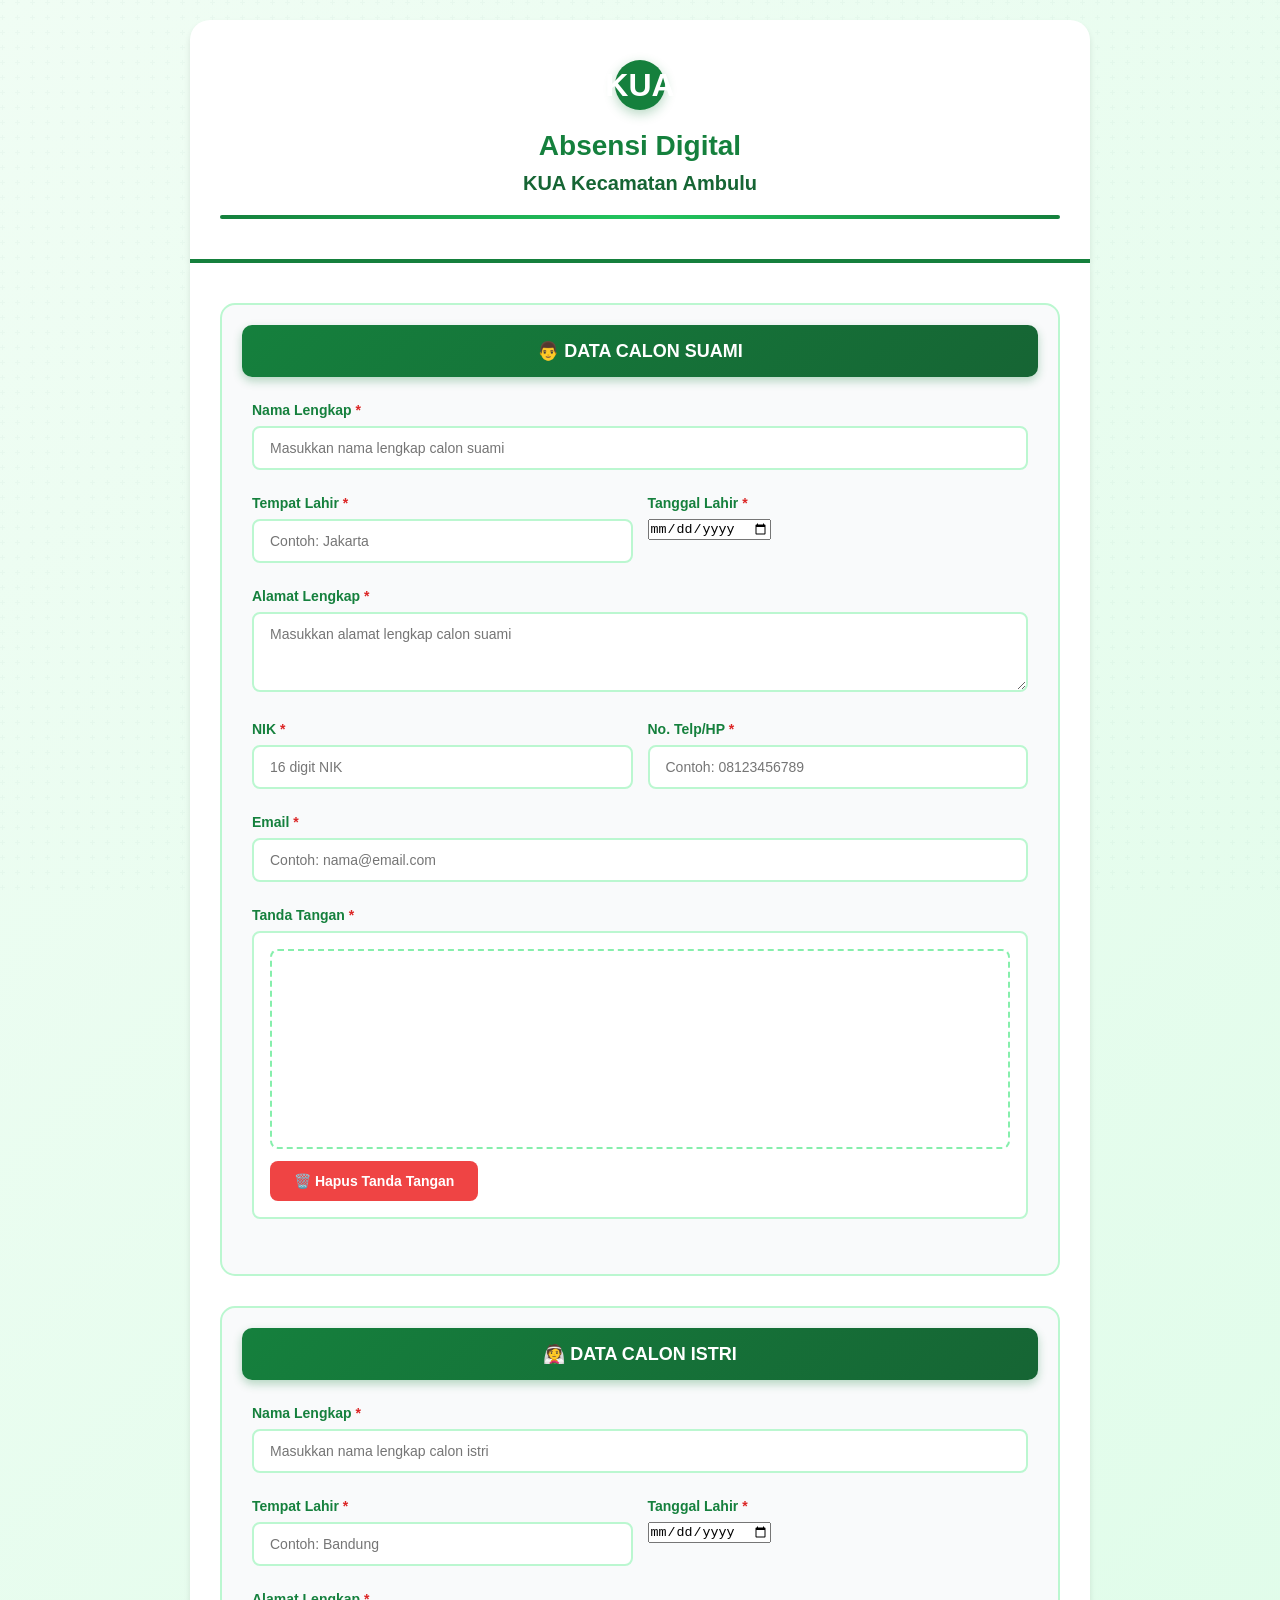
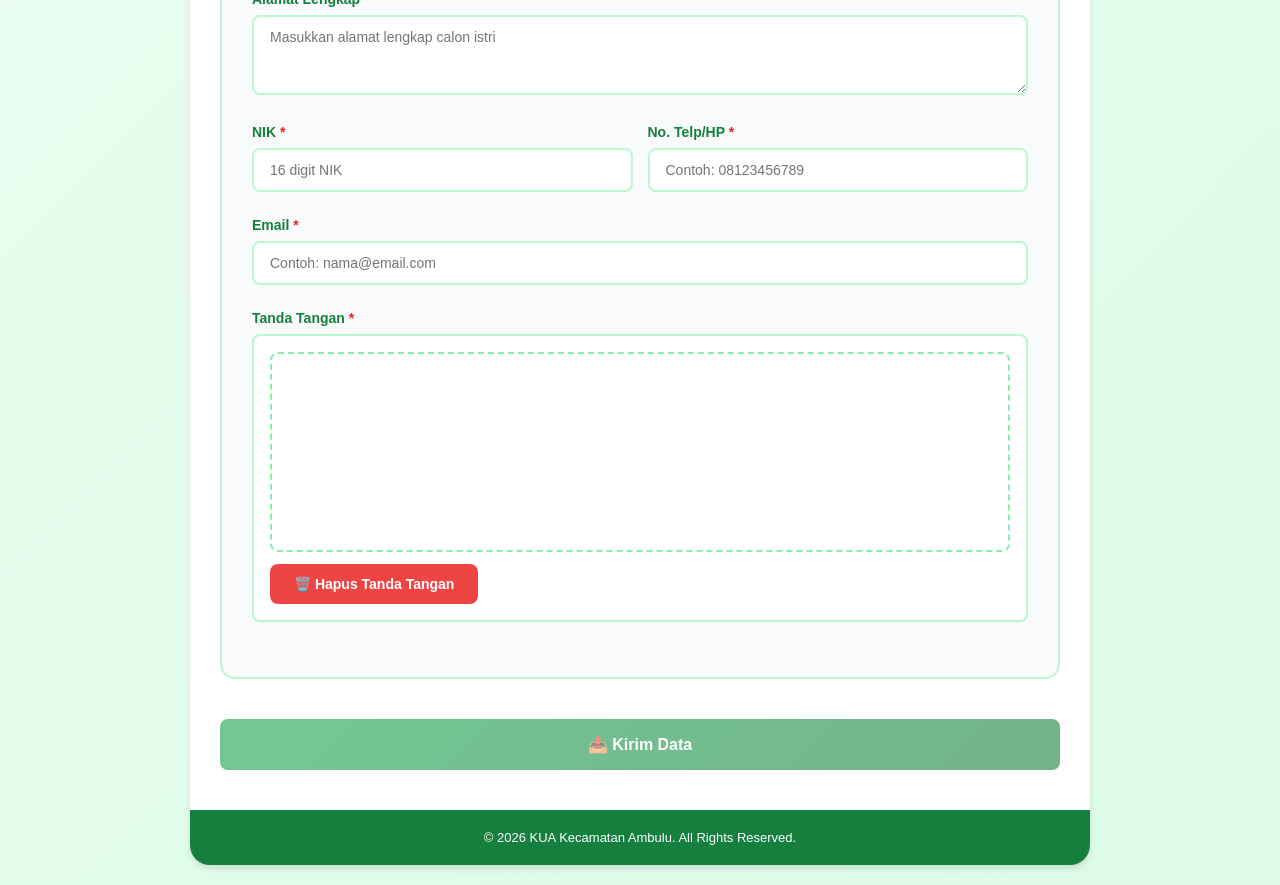
<file: Index.html>
<!DOCTYPE html>
<html lang="id">
<head>
  <meta charset="UTF-8">
  <meta name="viewport" content="width=device-width, initial-scale=1.0">
  <meta name="description" content="Absensi Digital KUA Kecamatan Ambulu - Bimbingan Perkawinan Calon Pengantin">
  <meta name="keywords" content="KUA Ambulu, Bimbingan Perkawinan, Absensi Digital">
  <title>Absensi Digital KUA Ambulu</title>
  <link rel="icon" type="image/png" href="https://kuaambulu.github.io/SIKEN9/asset/logo.png">
  <link rel="stylesheet" href="css/style.css">
</head>
<body>
  <div class="container">
    <!-- Header -->
    <div class="header">
      <div class="logo">KUA</div>
      <h1>Absensi Digital</h1>
      <h2>KUA Kecamatan Ambulu</h2>
      <div class="divider"></div>
    </div>

    <!-- Form -->
    <div class="form-container">
      <div class="success-message" id="successMessage">
        Data berhasil disimpan! Terima kasih atas partisipasinya.
      </div>

      <form id="absensiForm">
        <!-- DATA CALON SUAMI -->
        <div class="couple-section">
          <div class="section-title">👨 DATA CALON SUAMI</div>
          
          <div class="form-group">
            <label>Nama Lengkap <span class="required">*</span></label>
            <input type="text" id="suami_namaLengkap" placeholder="Masukkan nama lengkap calon suami" required>
          </div>

          <div class="form-row">
            <div class="form-group">
              <label>Tempat Lahir <span class="required">*</span></label>
              <input type="text" id="suami_tempatLahir" placeholder="Contoh: Jakarta" required>
            </div>

            <div class="form-group">
              <label>Tanggal Lahir <span class="required">*</span></label>
              <input type="date" id="suami_tanggalLahir" required>
            </div>
          </div>

          <div class="form-group">
            <label>Alamat Lengkap <span class="required">*</span></label>
            <textarea id="suami_alamatLengkap" placeholder="Masukkan alamat lengkap calon suami" required></textarea>
          </div>

          <div class="form-row">
            <div class="form-group">
              <label>NIK <span class="required">*</span></label>
              <input type="text" id="suami_nik" placeholder="16 digit NIK" maxlength="16" pattern="[0-9]{16}" inputmode="numeric" required>
            </div>

            <div class="form-group">
              <label>No. Telp/HP <span class="required">*</span></label>
              <input type="tel" id="suami_noTelp" placeholder="Contoh: 08123456789" pattern="[0-9]{10,13}" inputmode="numeric" required>
            </div>
          </div>

          <div class="form-group">
            <label>Email <span class="required">*</span></label>
            <input type="email" id="suami_email" placeholder="Contoh: nama@email.com" required>
          </div>

          <div class="form-group">
            <label>Tanda Tangan <span class="required">*</span></label>
            <div class="signature-container">
              <canvas id="suamiSignatureCanvas"></canvas>
              <button type="button" class="btn btn-clear" onclick="clearSignature('suami')">
                🗑️ Hapus Tanda Tangan
              </button>
            </div>
          </div>
        </div>

        <!-- DATA CALON ISTRI -->
        <div class="couple-section">
          <div class="section-title">👰 DATA CALON ISTRI</div>
          
          <div class="form-group">
            <label>Nama Lengkap <span class="required">*</span></label>
            <input type="text" id="istri_namaLengkap" placeholder="Masukkan nama lengkap calon istri" required>
          </div>

          <div class="form-row">
            <div class="form-group">
              <label>Tempat Lahir <span class="required">*</span></label>
              <input type="text" id="istri_tempatLahir" placeholder="Contoh: Bandung" required>
            </div>

            <div class="form-group">
              <label>Tanggal Lahir <span class="required">*</span></label>
              <input type="date" id="istri_tanggalLahir" required>
            </div>
          </div>

          <div class="form-group">
            <label>Alamat Lengkap <span class="required">*</span></label>
            <textarea id="istri_alamatLengkap" placeholder="Masukkan alamat lengkap calon istri" required></textarea>
          </div>

          <div class="form-row">
            <div class="form-group">
              <label>NIK <span class="required">*</span></label>
              <input type="text" id="istri_nik" placeholder="16 digit NIK" maxlength="16" pattern="[0-9]{16}" inputmode="numeric" required>
            </div>

            <div class="form-group">
              <label>No. Telp/HP <span class="required">*</span></label>
              <input type="tel" id="istri_noTelp" placeholder="Contoh: 08123456789" pattern="[0-9]{10,13}" inputmode="numeric" required>
            </div>
          </div>

          <div class="form-group">
            <label>Email <span class="required">*</span></label>
            <input type="email" id="istri_email" placeholder="Contoh: nama@email.com" required>
          </div>

          <div class="form-group">
            <label>Tanda Tangan <span class="required">*</span></label>
            <div class="signature-container">
              <canvas id="istriSignatureCanvas"></canvas>
              <button type="button" class="btn btn-clear" onclick="clearSignature('istri')">
                🗑️ Hapus Tanda Tangan
              </button>
            </div>
          </div>
        </div>

        <!-- Submit Button -->
        <button type="submit" class="btn btn-submit" id="submitBtn" disabled>
          📤 Kirim Data
        </button>
      </form>

      <div class="loading" id="loading">
        Mengirim data, mohon tunggu...
      </div>
    </div>

    <!-- Footer -->
    <div class="footer">
      <p>© <span id="year"></span> KUA Kecamatan Ambulu. All Rights Reserved.</p>
    </div>
  </div>

  <!-- External Scripts -->
  <script src="js/config.js"></script>
  <script src="js/signature.js"></script>
  <script src="js/validation.js"></script>
  <script src="js/app.js"></script>
</body>
</html>
</file>
<file: css/style.css>
/* ============================================
   ABSENSI DIGITAL KUA AMBULU - STYLESHEET
   ============================================ */

/* Reset & Base Styles */
* {
  margin: 0;
  padding: 0;
  box-sizing: border-box;
}

body {
  font-family: 'Segoe UI', Tahoma, Geneva, Verdana, sans-serif;
  background: linear-gradient(135deg, #f0fdf4 0%, #dcfce7 100%);
  min-height: 100vh;
  padding: 20px;
  position: relative;
  /* Paksa warna body agar tidak ikut dark mode sistem */
  color-scheme: light;
  color: #111827;
  background-color: #f0fdf4;
}

/* Batik Pattern Background */
body::before {
  content: '';
  position: fixed;
  top: 0;
  left: 0;
  right: 0;
  bottom: 0;
  background-image: url("data:image/svg+xml,%3Csvg width='60' height='60' viewBox='0 0 60 60' xmlns='http://www.w3.org/2000/svg'%3E%3Cg fill='none' fill-rule='evenodd'%3E%3Cg fill='%23065f46' fill-opacity='0.05'%3E%3Cpath d='M36 34v-4h-2v4h-4v2h4v4h2v-4h4v-2h-4zm0-30V0h-2v4h-4v2h4v4h2V6h4V4h-4zM6 34v-4H4v4H0v2h4v4h2v-4h4v-2H6zM6 4V0H4v4H0v2h4v4h2V6h4V4H6z'/%3E%3C/g%3E%3C/g%3E%3C/svg%3E");
  background-size: 30px 30px;
  opacity: 0.5;
  pointer-events: none;
  z-index: 0;
}

/* Container */
.container {
  max-width: 900px;
  margin: 0 auto;
  position: relative;
  z-index: 1;
}

/* Header */
.header {
  background: white;
  border-radius: 20px 20px 0 0;
  padding: 40px 30px;
  text-align: center;
  box-shadow: 0 4px 6px rgba(0, 0, 0, 0.1);
  border-bottom: 4px solid #15803d;
  color-scheme: light;
}

.logo-image {
  width: 70px;
  height: 70px;
  margin: 0 auto 20px;
  display: block;
  object-fit: contain;
  filter: drop-shadow(0 4px 12px rgba(21, 128, 61, 0.3));
}

/* Fallback for old logo div */
.logo {
  width: 50px;
  height: 50px;
  background: #15803d;
  border-radius: 50%;
  margin: 0 auto 20px;
  display: flex;
  align-items: center;
  justify-content: center;
  color: white;
  font-size: 32px;
  font-weight: bold;
  box-shadow: 0 4px 12px rgba(21, 128, 61, 0.3);
}

.header h1 {
  color: #15803d;
  font-size: 28px;
  margin-bottom: 10px;
}

.header h2 {
  color: #166534;
  font-size: 20px;
  font-weight: 600;
}

.divider {
  height: 4px;
  background: linear-gradient(90deg, #15803d 0%, #22c55e 50%, #15803d 100%);
  border-radius: 2px;
  margin-top: 20px;
}

/* Form Container */
.form-container {
  background: white;
  padding: 40px 30px;
  box-shadow: 0 4px 6px rgba(0, 0, 0, 0.1);
  color-scheme: light;
  color: #111827;
}

.section-title {
  background: linear-gradient(135deg, #15803d 0%, #166534 100%);
  color: white;
  padding: 15px 20px;
  margin: -10px -10px 25px -10px;
  border-radius: 10px;
  font-size: 18px;
  font-weight: bold;
  text-align: center;
  box-shadow: 0 4px 10px rgba(21, 128, 61, 0.3);
}

.couple-section {
  background: #f9fafb;
  padding: 30px;
  border-radius: 15px;
  margin-bottom: 30px;
  border: 2px solid #bbf7d0;
  color-scheme: light;
}

/* Form Elements */
.form-group {
  margin-bottom: 25px;
}

.form-row {
  display: grid;
  grid-template-columns: 1fr 1fr;
  gap: 15px;
}

label {
  display: block;
  color: #15803d;
  font-weight: 600;
  margin-bottom: 8px;
  font-size: 14px;
}

.required {
  color: #dc2626;
}

input[type="text"],
input[type="tel"],
input[type="email"],
textarea {
  width: 100%;
  padding: 12px 16px;
  border: 2px solid #bbf7d0;
  border-radius: 8px;
  font-size: 14px;
  transition: all 0.3s;
  font-family: inherit;
  background: #ffffff;
  color: #111827;
  color-scheme: light;
}

input[type="text"]:focus,
input[type="tel"]:focus,
input[type="email"]:focus,
textarea:focus {
  outline: none;
  border-color: #22c55e;
  box-shadow: 0 0 0 3px rgba(34, 197, 94, 0.1);
}

/* Error state */
input.error,
textarea.error,
canvas.error {
  border-color: #ef4444 !important;
  box-shadow: 0 0 0 3px rgba(239, 68, 68, 0.1) !important;
}

textarea {
  resize: vertical;
  min-height: 80px;
}

/* ============================================
   CUSTOM DATE PICKER DISPLAY
   ============================================ */
.date-display {
  width: 100%;
  padding: 12px 16px;
  border: 2px solid #bbf7d0;
  border-radius: 8px;
  font-size: 14px;
  background: #ffffff;
  color: #9ca3af;
  cursor: pointer;
  display: flex;
  align-items: center;
  justify-content: space-between;
  transition: all 0.3s;
  user-select: none;
  min-height: 46px;
  color-scheme: light;
}

.date-display:hover,
.date-display:focus {
  border-color: #22c55e;
  box-shadow: 0 0 0 3px rgba(34, 197, 94, 0.1);
  outline: none;
}

.date-display .date-display-text {
  flex: 1;
}

.date-display .date-display-icon {
  font-size: 16px;
  margin-left: 8px;
}

.date-display.has-value {
  color: #111827;
}

/* ============================================
   SIGNATURE CANVAS - PUTIH, ANTI DARK MODE
   ============================================ */
.signature-container {
  border: 2px solid #bbf7d0;
  border-radius: 8px;
  padding: 16px;
  background: white;
  color-scheme: light;
}

.signature-hint {
  font-size: 12px;
  color: #6b7280;
  margin-bottom: 8px;
  text-align: center;
  font-style: italic;
}

canvas {
  width: 100%;
  height: 200px;
  border: 2px dashed #86efac;
  border-radius: 8px;
  /* PAKSA background putih - tidak ikut dark mode */
  background: #ffffff !important;
  background-color: #ffffff !important;
  cursor: crosshair;
  touch-action: none;
  display: block;
  /* Cegah dark mode mengubah warna canvas */
  color-scheme: light;
  forced-color-adjust: none;
}

/* Buttons */
.btn {
  padding: 12px 24px;
  border: none;
  border-radius: 8px;
  font-size: 14px;
  font-weight: 600;
  cursor: pointer;
  transition: all 0.3s;
  display: inline-flex;
  align-items: center;
  gap: 8px;
}

.btn-clear {
  background: #ef4444;
  color: white;
  margin-top: 12px;
}

.btn-clear:hover {
  background: #dc2626;
  transform: translateY(-1px);
}

.btn-submit {
  width: 100%;
  background: linear-gradient(135deg, #16a34a 0%, #15803d 100%);
  color: white;
  padding: 16px;
  font-size: 16px;
  margin-top: 10px;
  justify-content: center;
}

.btn-submit:hover:not(:disabled) {
  transform: translateY(-2px);
  box-shadow: 0 6px 20px rgba(22, 163, 74, 0.4);
}

.btn-submit:disabled {
  opacity: 0.6;
  cursor: not-allowed;
}

/* Footer */
.footer {
  background: #15803d;
  padding: 20px 30px;
  text-align: center;
  border-radius: 0 0 20px 20px;
  box-shadow: 0 4px 6px rgba(0, 0, 0, 0.1);
}

.footer p {
  color: white;
  font-size: 13px;
}

/* Loading & Messages */
.loading {
  display: none;
  text-align: center;
  padding: 20px;
  color: #15803d;
  font-weight: 600;
}

.loading.active {
  display: block;
}

.success-message {
  display: none;
  background: #d1fae5;
  border: 2px solid #22c55e;
  color: #15803d;
  padding: 16px;
  border-radius: 8px;
  margin-bottom: 20px;
  font-weight: 600;
}

.success-message.active {
  display: block;
}

/* Responsive Design */
@media (max-width: 768px) {
  .form-row {
    grid-template-columns: 1fr;
  }
  
  .logo-image {
    width: 80px;
    height: 80px;
  }
}

@media (max-width: 640px) {
  .header h1 {
    font-size: 24px;
  }
  
  .header h2 {
    font-size: 18px;
  }
  
  .form-container {
    padding: 30px 20px;
  }
  
  .couple-section {
    padding: 20px;
  }
  
  .logo-image {
    width: 70px;
    height: 70px;
  }
}

/* ============================================
   HALAMAN SUKSES - BUKTI PENDAFTARAN
   ============================================ */

.success-page {
  display: none;
  min-height: 100vh;
  background: linear-gradient(135deg, #f0fdf4 0%, #dcfce7 100%);
  padding: 30px 20px;
  align-items: flex-start;
  justify-content: center;
  color-scheme: light;
  color: #111827;
}

.success-page-inner {
  background: #ffffff;
  width: 100%;
  max-width: 600px;
  border-radius: 16px;
  box-shadow: 0 8px 40px rgba(21, 128, 61, 0.15);
  overflow: hidden;
  color-scheme: light;
  color: #111827;
}

/* --- Kop Surat --- */
.bukti-header {
  background: #ffffff;
  padding: 28px 28px 0 28px;
}

.bukti-kop {
  display: flex;
  align-items: center;
  gap: 16px;
  margin-bottom: 18px;
}

.bukti-logo {
  width: 72px;
  height: 72px;
  object-fit: contain;
  flex-shrink: 0;
}

.bukti-kop-text {
  text-align: left;
}

.bukti-instansi {
  font-size: 11px;
  font-weight: 700;
  color: #374151;
  letter-spacing: 0.04em;
  text-transform: uppercase;
  line-height: 1.4;
}

.bukti-kantor {
  font-size: 15px;
  font-weight: 800;
  color: #15803d;
  line-height: 1.4;
  margin-top: 3px;
}

.bukti-alamat {
  font-size: 11px;
  color: #6b7280;
  margin-top: 2px;
  line-height: 1.4;
}

.bukti-garis-top {
  height: 3px;
  background: linear-gradient(90deg, #15803d 0%, #22c55e 50%, #15803d 100%);
  border-radius: 2px;
  margin-bottom: 14px;
}

.bukti-judul-wrap {
  text-align: center;
  padding-bottom: 20px;
}

.bukti-judul {
  font-size: 17px;
  font-weight: 800;
  color: #111827;
  letter-spacing: 0.08em;
  text-transform: uppercase;
}

.bukti-subjudul {
  font-size: 12px;
  color: #6b7280;
  margin-top: 4px;
  letter-spacing: 0.04em;
}

/* --- Status Sukses --- */
.bukti-status {
  background: linear-gradient(135deg, #15803d 0%, #166534 100%);
  padding: 28px 28px 24px;
  text-align: center;
  color: #ffffff;
}

.bukti-centang {
  width: 60px;
  height: 60px;
  background: rgba(255,255,255,0.2);
  border: 3px solid rgba(255,255,255,0.6);
  border-radius: 50%;
  display: flex;
  align-items: center;
  justify-content: center;
  font-size: 30px;
  font-weight: 900;
  margin: 0 auto 12px;
  line-height: 1;
}

.bukti-status-text {
  font-size: 20px;
  font-weight: 700;
  color: #ffffff;
  margin-bottom: 16px;
}

.bukti-waktu-label {
  font-size: 11px;
  color: rgba(255,255,255,0.75);
  text-transform: uppercase;
  letter-spacing: 0.06em;
  margin-bottom: 4px;
}

.bukti-waktu {
  font-size: 14px;
  font-weight: 600;
  color: #ffffff;
  background: rgba(255,255,255,0.15);
  display: inline-block;
  padding: 6px 18px;
  border-radius: 20px;
  border: 1px solid rgba(255,255,255,0.3);
}

/* --- Body Data --- */
.bukti-body {
  padding: 24px 28px 8px;
  background: #ffffff;
}

.bukti-section-label {
  font-size: 13px;
  font-weight: 700;
  color: #15803d;
  background: #f0fdf4;
  border-left: 4px solid #15803d;
  padding: 7px 12px;
  border-radius: 0 6px 6px 0;
  margin-bottom: 10px;
}

.bukti-tabel {
  width: 100%;
  border-collapse: collapse;
  font-size: 14px;
}

.bukti-td-label {
  color: #6b7280;
  font-weight: 500;
  width: 130px;
  padding: 6px 8px 6px 0;
  vertical-align: top;
  white-space: nowrap;
}

.bukti-td-sep {
  color: #9ca3af;
  padding: 6px 10px 6px 0;
  vertical-align: top;
}

.bukti-td-val {
  color: #111827;
  font-weight: 600;
  padding: 6px 0;
  vertical-align: top;
}

/* --- Catatan --- */
.bukti-catatan {
  margin: 16px 28px;
  padding: 12px 16px;
  background: #fffbeb;
  border: 1px solid #fde68a;
  border-radius: 8px;
  font-size: 12px;
  color: #92400e;
  line-height: 1.6;
}

/* --- Tombol --- */
.bukti-actions {
  padding: 8px 28px 24px;
  text-align: center;
}

.btn-ebook {
  background: linear-gradient(135deg, #1d4ed8 0%, #1e40af 100%);
  color: #ffffff;
  border: none;
  padding: 14px 28px;
  border-radius: 10px;
  font-size: 15px;
  font-weight: 700;
  cursor: pointer;
  transition: all 0.3s;
  display: inline-flex;
  align-items: center;
  gap: 10px;
  text-decoration: none;
  box-shadow: 0 4px 14px rgba(29, 78, 216, 0.3);
}

.btn-ebook:hover {
  transform: translateY(-2px);
  box-shadow: 0 8px 24px rgba(29, 78, 216, 0.4);
  color: #ffffff;
}

.bukti-ebook-caption {
  margin-top: 10px;
  font-size: 11px;
  color: #9ca3af;
  text-align: center;
}

/* --- Footer Struk --- */
.bukti-footer {
  background: #f9fafb;
  padding: 14px 28px;
  text-align: center;
}

.bukti-garis-bottom {
  height: 2px;
  background: linear-gradient(90deg, #15803d 0%, #22c55e 50%, #15803d 100%);
  border-radius: 2px;
  margin-bottom: 12px;
}

.bukti-footer p {
  font-size: 11px;
  color: #9ca3af;
}

/* Responsive */
@media (max-width: 640px) {
  .bukti-kop {
    flex-direction: column;
    text-align: center;
  }
  .bukti-kop-text {
    text-align: center;
  }
  .bukti-header,
  .bukti-body,
  .bukti-catatan,
  .bukti-actions,
  .bukti-footer {
    padding-left: 18px;
    padding-right: 18px;
  }
  .bukti-td-label {
    width: 110px;
    font-size: 13px;
  }
}
</file>
